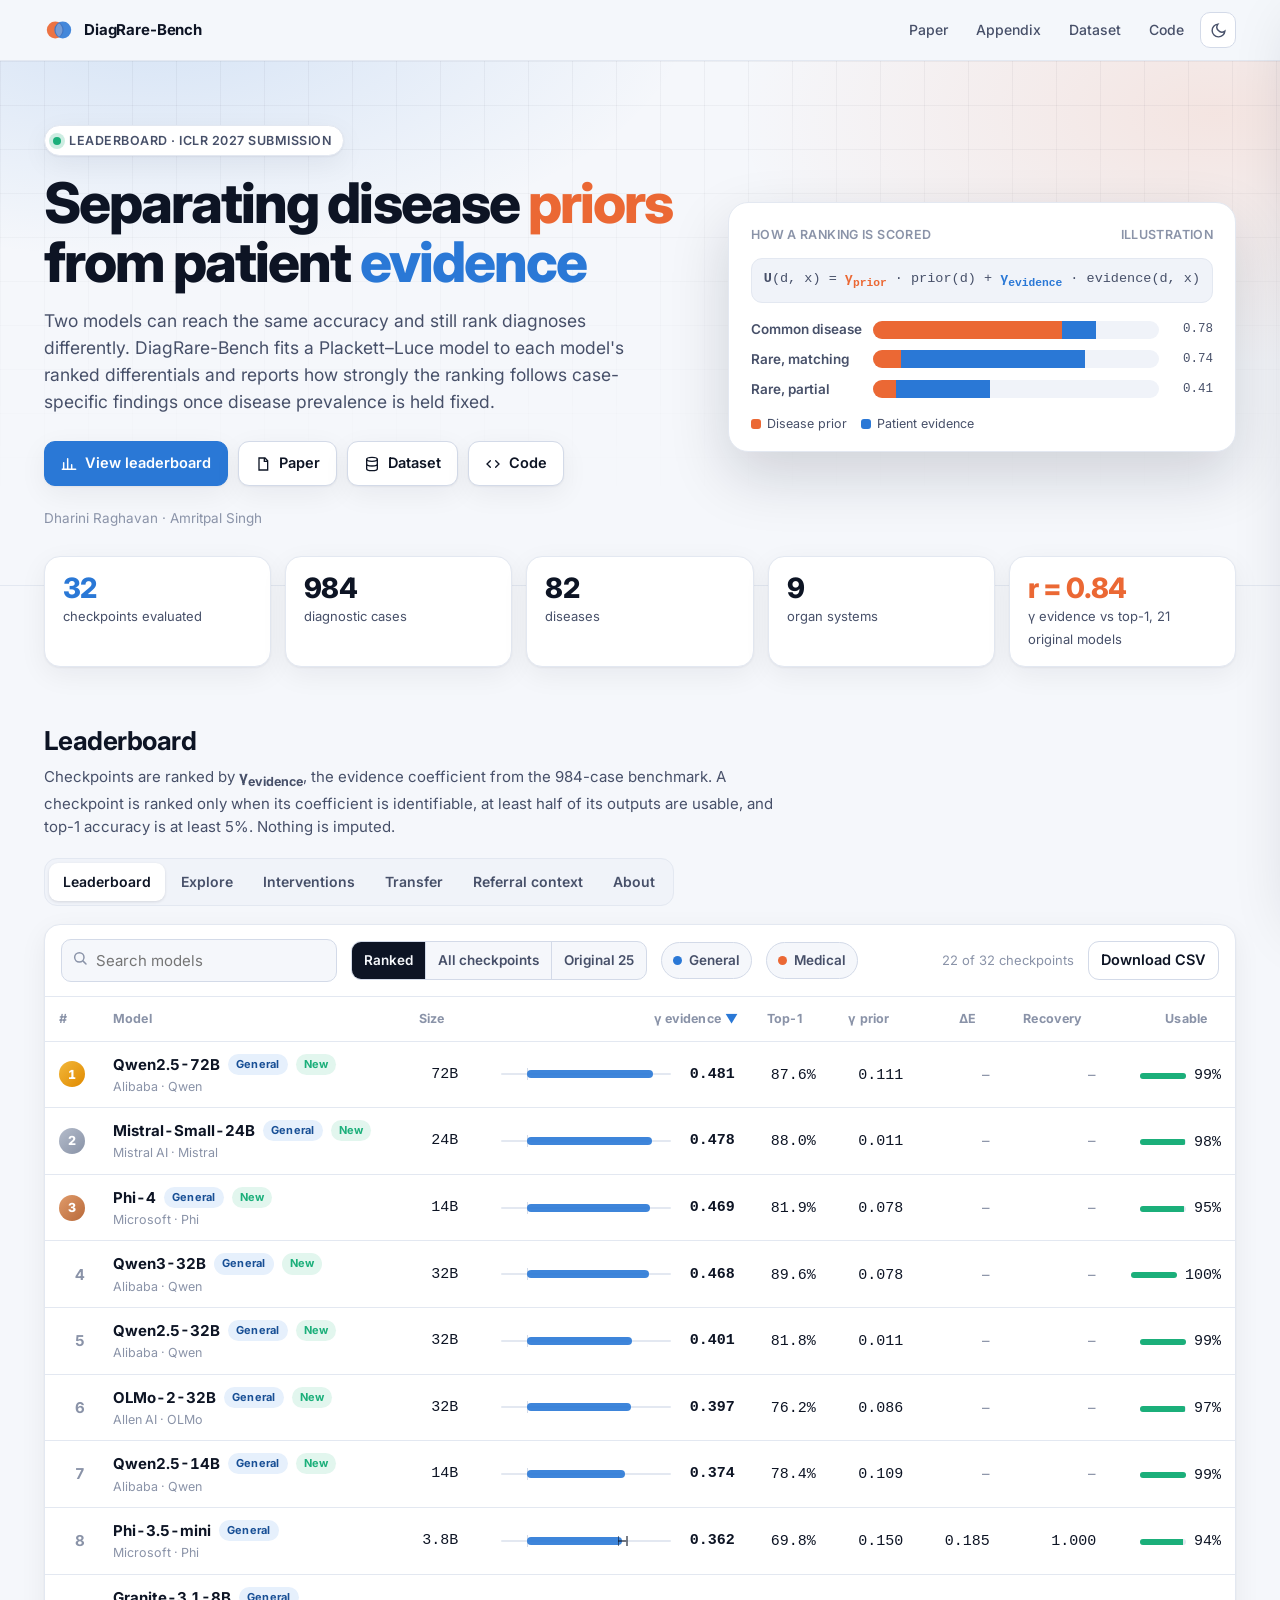
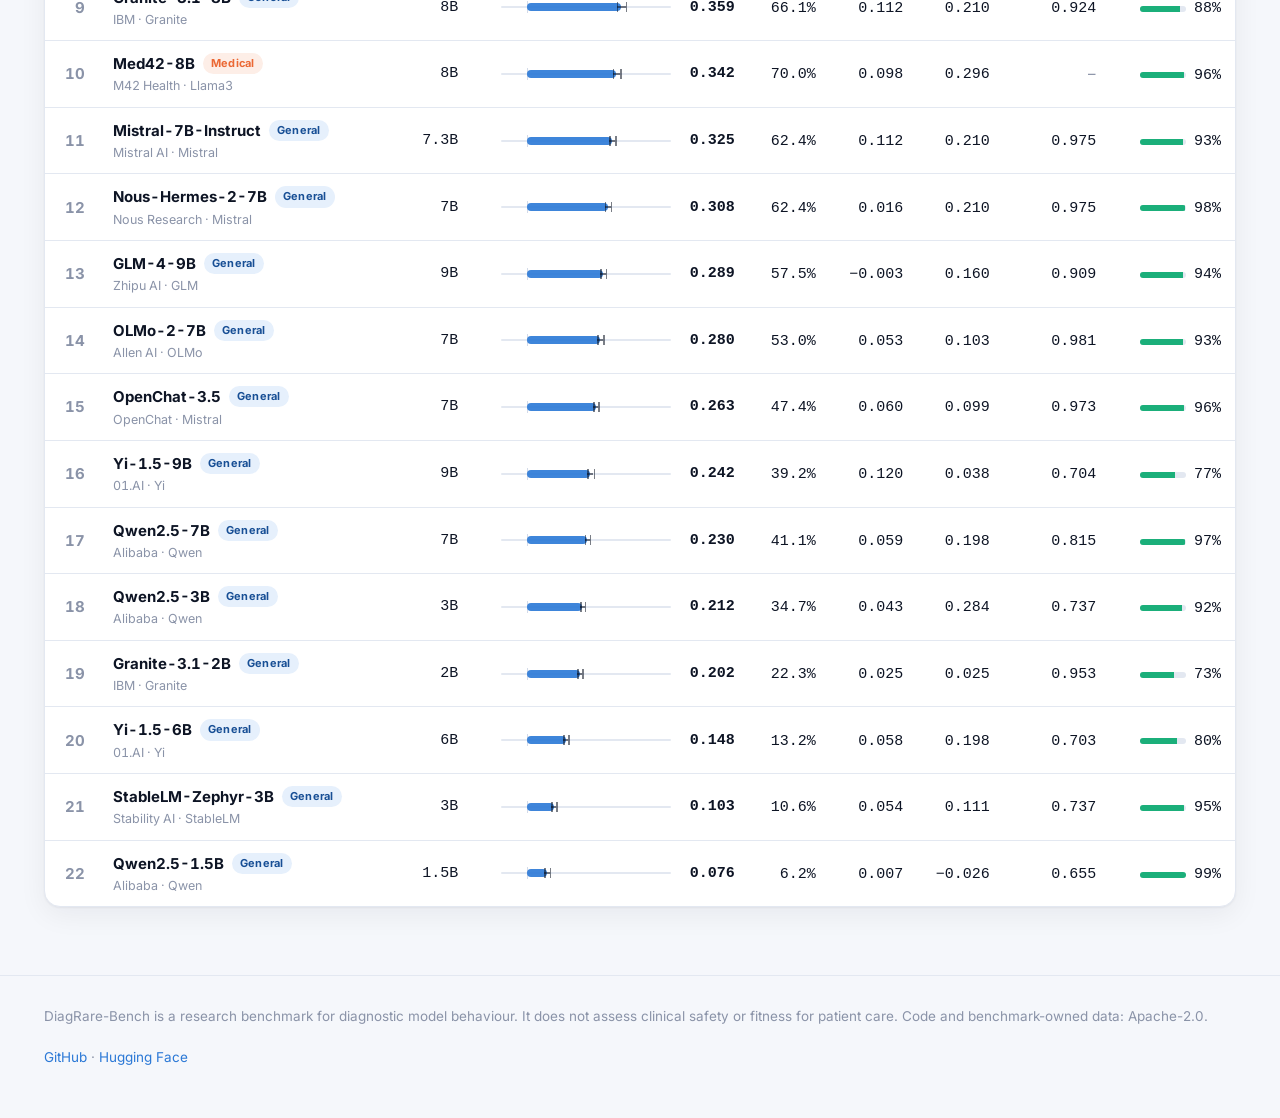
<file: leaderboard/index.html>
<!doctype html>
<html lang="en">
<head>
<meta charset="utf-8">
<meta name="viewport" content="width=device-width, initial-scale=1">
<title>DiagRare-Bench Leaderboard</title>
<meta name="description" content="Leaderboard for DiagRare-Bench: how strongly language models' ranked diagnoses follow patient evidence after disease prevalence is accounted for.">
<meta property="og:title" content="DiagRare-Bench Leaderboard">
<meta property="og:description" content="Separating disease priors from patient evidence in language models for clinical diagnosis.">
<link rel="icon" href="data:image/svg+xml,%3Csvg xmlns='http://www.w3.org/2000/svg' viewBox='0 0 32 32'%3E%3Ccircle cx='12' cy='16' r='9' fill='%23eb6834' fill-opacity='.9'/%3E%3Ccircle cx='20' cy='16' r='9' fill='%232a78d6' fill-opacity='.85'/%3E%3C/svg%3E">
<link rel="preconnect" href="https://fonts.googleapis.com"><link rel="preconnect" href="https://fonts.gstatic.com" crossorigin>
<link href="https://fonts.googleapis.com/css2?family=Inter:wght@400;500;600;700;800&display=swap" rel="stylesheet">
<link rel="stylesheet" href="styles.css">
<script>try{var t=localStorage.getItem('dr-theme');if(!t&&matchMedia('(prefers-color-scheme: dark)').matches)t='dark';if(new URLSearchParams(location.search).get('theme'))t=new URLSearchParams(location.search).get('theme');if(t)document.documentElement.dataset.theme=t}catch(e){}</script>
</head>
<body>
<header class="nav"><div class="wrap">
  <a class="brand" href="#top" aria-label="DiagRare-Bench">
    <svg viewBox="0 0 32 32" aria-hidden="true"><circle cx="12" cy="16" r="9" fill="#eb6834" fill-opacity=".92"/><circle cx="20" cy="16" r="9" fill="#2a78d6" fill-opacity=".88"/><path d="M16 8.8a9 9 0 0 1 0 14.4 9 9 0 0 1 0-14.4z" fill="#fff" fill-opacity=".28"/></svg>
    DiagRare-Bench
  </a>
  <nav class="links">
    <a class="keep">Paper</a>
    <a>Appendix</a>
    <a href="https://huggingface.co/datasets/Dharini24/DiagRare_Bench" target="_blank" rel="noopener">Dataset</a>
    <a class="keep" href="https://github.com/rdharini2001/DiagRare" target="_blank" rel="noopener">Code</a>
    <button class="icon-btn" id="theme" aria-label="Toggle theme" title="Toggle theme">
      <svg width="17" height="17" viewBox="0 0 24 24" fill="none" stroke="currentColor" stroke-width="2" stroke-linecap="round"><path d="M21 12.8A9 9 0 1 1 11.2 3a7 7 0 0 0 9.8 9.8z"/></svg>
    </button>
  </nav>
</div></header>

<main id="top">
<div class="hero"><div class="wrap">
  <div>
    <span class="eyebrow"><i></i> Leaderboard · ICLR 2027 submission</span>
    <h1>Separating disease <span class="p">priors</span> from patient <span class="e">evidence</span></h1>
    <p class="lede">Two models can reach the same accuracy and still rank diagnoses differently. DiagRare-Bench fits a Plackett–Luce model to each model's ranked differentials and reports how strongly the ranking follows case-specific findings once disease prevalence is held fixed.</p>
    <div class="cta">
      <a class="btn primary" href="#board"><svg viewBox="0 0 24 24" fill="none" stroke="currentColor" stroke-width="2.2" stroke-linecap="round"><path d="M4 20V10M10 20V4M16 20v-7M22 20H2"/></svg>View leaderboard</a>
      <a class="btn"><svg viewBox="0 0 24 24" fill="none" stroke="currentColor" stroke-width="2" stroke-linecap="round"><path d="M6 3h9l4 4v14H6zM14 3v5h5"/></svg>Paper</a>
      <a class="btn" href="https://huggingface.co/datasets/Dharini24/DiagRare_Bench" target="_blank" rel="noopener"><svg viewBox="0 0 24 24" fill="none" stroke="currentColor" stroke-width="2" stroke-linecap="round"><ellipse cx="12" cy="5" rx="8" ry="3"/><path d="M4 5v14c0 1.7 3.6 3 8 3s8-1.3 8-3V5M4 12c0 1.7 3.6 3 8 3s8-1.3 8-3"/></svg>Dataset</a>
      <a class="btn" href="https://github.com/rdharini2001/DiagRare" target="_blank" rel="noopener"><svg viewBox="0 0 24 24" fill="none" stroke="currentColor" stroke-width="2" stroke-linecap="round"><path d="M8 7 3 12l5 5M16 7l5 5-5 5"/></svg>Code</a>
    </div>
    <div class="authors">Dharini Raghavan · Amritpal Singh</div>
  </div>
  <div class="tug" aria-label="Illustration of the ranking model">
    <div class="cap"><span>How a ranking is scored</span><span>Illustration</span></div>
    <div class="formula"><b>U</b>(d, x) = <b class="p">γ<sub>prior</sub></b> · prior(d) + <b class="e">γ<sub>evidence</sub></b> · evidence(d, x)</div>
    <div class="cand"><span class="nm">Common disease</span><div class="bar"><span class="pp" style="width:66%"></span><span class="ee" style="width:12%"></span></div><span class="sc">0.78</span></div>
    <div class="cand"><span class="nm">Rare, matching</span><div class="bar"><span class="pp" style="width:10%"></span><span class="ee" style="width:64%"></span></div><span class="sc">0.74</span></div>
    <div class="cand"><span class="nm">Rare, partial</span><div class="bar"><span class="pp" style="width:8%"></span><span class="ee" style="width:33%"></span></div><span class="sc">0.41</span></div>
    <div class="legend-inline"><span><i style="background:var(--orange)"></i>Disease prior</span><span><i style="background:var(--blue)"></i>Patient evidence</span></div>
  </div>
</div></div>

<div class="wrap">
  <div class="kpis" id="kpis"></div>

  <section id="board">
    <div class="sec-h">
      <div><h2>Leaderboard</h2><p>Checkpoints are ranked by <b>γ<sub>evidence</sub></b>, the evidence coefficient from the 984-case benchmark. A checkpoint is ranked only when its coefficient is identifiable, at least half of its outputs are usable, and top-1 accuracy is at least 5%. Nothing is imputed.</p></div>
      <div class="tabs" role="tablist" id="tabs">
        <button role="tab" aria-selected="true" data-tab="table">Leaderboard</button>
        <button role="tab" aria-selected="false" data-tab="explore">Explore</button>
        <button role="tab" aria-selected="false" data-tab="interv">Interventions</button>
        <button role="tab" aria-selected="false" data-tab="transfer">Transfer</button>
        <button role="tab" aria-selected="false" data-tab="context">Referral context</button>
        <button role="tab" aria-selected="false" data-tab="about">About</button>
      </div>
    </div>

    <div class="panel on" id="p-table">
      <div class="card">
        <div class="controls">
          <div class="search"><svg viewBox="0 0 24 24" fill="none" stroke="currentColor" stroke-width="2.2" stroke-linecap="round"><circle cx="11" cy="11" r="7"/><path d="m21 21-4.3-4.3"/></svg><input id="q" type="search" placeholder="Search models" aria-label="Search models"></div>
          <div class="seg" id="scope"><button data-v="core" aria-pressed="true">Ranked</button><button data-v="all" aria-pressed="false">All checkpoints</button><button data-v="orig" aria-pressed="false">Original 25</button></div>
          <span class="chip" id="f-gen" aria-pressed="true"><i style="background:var(--blue)"></i>General</span>
          <span class="chip" id="f-med" aria-pressed="true"><i style="background:var(--orange)"></i>Medical</span>
          <span class="spacer"></span><span class="count" id="count"></span>
          <a class="btn" style="padding:7px 12px;box-shadow:none" href="leaderboard.csv" download target="_blank">Download CSV</a>
        </div>
        <div class="tbl-wrap"><table class="lb" id="lb"></table></div>
      </div>
    </div>

    <div class="panel" id="p-explore">
      <div class="card chart-card">
        <div class="chart-h"><h3>Compare any two measures</h3>
          <label>x <select class="sel" id="xs"></select></label><label>y <select class="sel" id="ys"></select></label>
          <label class="chip" style="cursor:pointer"><input type="checkbox" id="showall" style="accent-color:var(--blue)"> Show unranked</label>
          <span class="stat" id="xstat"></span></div>
        <div class="legend"><span><i style="background:var(--blue)"></i>General</span><span><i style="background:var(--orange)"></i>Medical</span><span><i class="hol"></i>Not ranked</span></div>
        <div id="xchart"></div>
      </div>
    </div>

    <div class="panel" id="p-interv">
      <div class="grid2">
        <div class="card chart-card"><div class="chart-h"><h3>Response to a stronger evidence contrast</h3><span class="stat" id="s-dE"></span></div><div class="cap-note">Randomized 3×3 experiment: change in the share of answers choosing the evidence-supported disease (ΔE) when evidence is strengthened and the stated prevalence is held fixed.</div><div id="c-dE"></div></div>
        <div class="card chart-card"><div class="chart-h"><h3>Recovery after supporting findings</h3><span class="stat" id="s-rec"></span></div><div class="cap-note">Sequential task: share of initially anchored cases revised to the target disease after target-specific findings arrive.</div><div id="c-rec"></div></div>
      </div>
      <div class="legend" style="margin-top:14px"><span><i style="background:var(--blue)"></i>General</span><span><i style="background:var(--orange)"></i>Medical</span><span><i class="hol"></i>Not ranked</span><span style="color:var(--muted)">Whiskers show 95% intervals. Original 25-checkpoint panel only.</span></div>
    </div>

    <div class="panel" id="p-transfer">
      <div class="grid2">
        <div class="card chart-card"><div class="chart-h"><h3>CUPCase</h3><span class="stat" id="s-cup"></span></div><div class="cap-note">3,562 published case reports. Evidence is scored by text similarity between the case and each candidate diagnosis, so the scale differs from the main benchmark; only the ordering is compared.</div><div id="c-cup"></div></div>
        <div class="card chart-card"><div class="chart-h"><h3>RareArena</h3><span class="stat" id="s-rare"></span></div><div class="cap-note">22,901 rare-disease cases scored the same way.</div><div id="c-rare"></div></div>
      </div>
    </div>

    <div class="panel" id="p-context">
      <div class="card ctx">
        <div class="chart-h" style="padding-top:14px"><h3>Primary-care versus rare-disease referral prompt</h3><span class="badge-x">Exploratory</span></div>
        <div class="cap-note">Same 984 cases and candidates; only the stated clinical setting changes. Six models with enough usable outputs under both prompts; intervals resample the 82 diseases. The referral prompt also tells the model that common diagnoses were ruled out, so the change is not a pure prevalence manipulation.</div>
        <div class="legend"><span><i style="background:var(--muted)"></i>Primary care</span><span><i style="background:var(--orange)"></i>Rare-disease clinic</span></div>
        <div class="tbl-wrap"><table id="ctxt"></table></div>
      </div>
    </div>

    <div class="panel" id="p-about">
      <div class="about">
        <div class="card"><h3>How to read it</h3>
          <p><b>γ<sub>evidence</sub></b> is the coefficient on case-specific evidence in a two-feature Plackett–Luce model fitted to a model's ranked differential, with disease prevalence as the second feature. Larger values mean that stronger findings move a diagnosis up the ranking more, at fixed prevalence.</p>
          <p><b>γ<sub>prior</sub></b> is the matching coefficient on prevalence. It is descriptive and can be negative.</p>
          <p>The coefficient depends on the evidence scale, prompt, candidate set and decoding rule. It is reported next to accuracy, and it is not a clinical safety score.</p></div>
        <div class="card"><h3>Who is ranked</h3>
          <div class="tier"><b>Ranked</b><span>identifiable coefficient, ≥ 50% usable outputs, top-1 ≥ 5%</span><b>Reported</b><span>identifiable but too few usable outputs or near-zero accuracy; shown, never ranked</span><b>Not estimated</b><span>the fit could not identify the coefficient</span><b>New</b><span>checkpoint added during review under the same baseline protocol; no intervention data yet</span></div>
          <p style="margin-top:12px">Medical checkpoints and general checkpoints are scored by the same code. Randomized, sequential and transfer columns are present only for the original 25 checkpoints.</p></div>
        <div class="card"><h3>Add a checkpoint</h3>
          <p>Run the 984-case baseline protocol, fit the model with <span class="mono">code/analysis/fit_per_all_models.py</span>, then open a GitHub issue with the ranked outputs and the checkpoint link. Entries are added after the fit is reproduced from the files you provide.</p>
          <p><a href="https://github.com/rdharini2001/DiagRare/issues" target="_blank" rel="noopener">Open an issue</a> · <a href="https://github.com/rdharini2001/DiagRare/tree/main/code" target="_blank" rel="noopener">Scoring code</a></p></div>
      </div>
      <div class="card" style="padding:22px;margin-top:18px"><h3 style="margin:0">Cite</h3>
<pre class="code" id="bib"><button id="copy">Copy</button>@misc{raghavan2026diagrarebench,
  title  = {{DiagRare-Bench: Separating Disease Priors from Patient Evidence in Language Models for Clinical Diagnosis}},
  author = {Raghavan, Dharini and Singh, Amritpal},
  year   = {2026},
  note   = {ICLR 2027 Conference Submission}
}</pre></div>
    </div>
  </section>
</div>
</main>

<footer><div class="wrap"><span>DiagRare-Bench is a research benchmark for diagnostic model behaviour. It does not assess clinical safety or fitness for patient care. Code and benchmark-owned data: Apache-2.0.</span><span><a href="https://github.com/rdharini2001/DiagRare" target="_blank" rel="noopener">GitHub</a> · <a href="https://huggingface.co/datasets/Dharini24/DiagRare_Bench" target="_blank" rel="noopener">Hugging Face</a></span></div></footer>

<aside class="drawer" id="drawer" aria-hidden="true"></aside><div class="drawer-bg" id="dbg"></div><div class="tip" id="tip"></div>
<script src="results.js"></script>
<script src="app.js"></script>
</body>
</html>
</file>
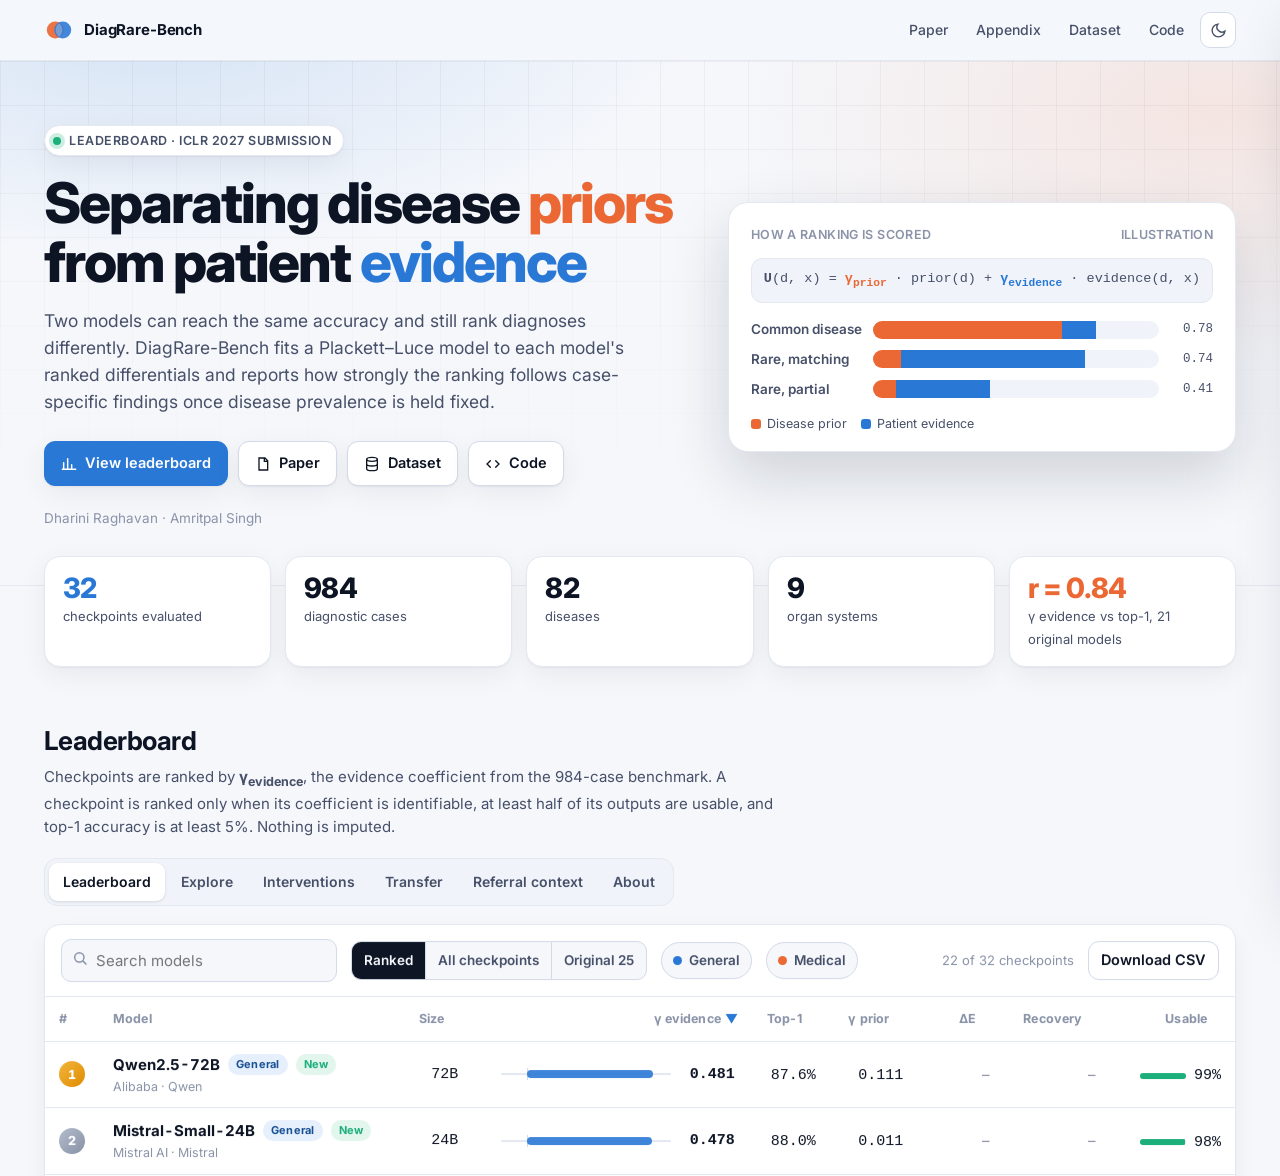
<file: leaderboard/leaderboard.html>
<!doctype html><meta charset="utf-8"><title>DiagRare-Bench Leaderboard</title><meta http-equiv="refresh" content="0; url=index.html#board"><link rel="canonical" href="index.html"><a href="index.html#board">Open the leaderboard</a>
</file>
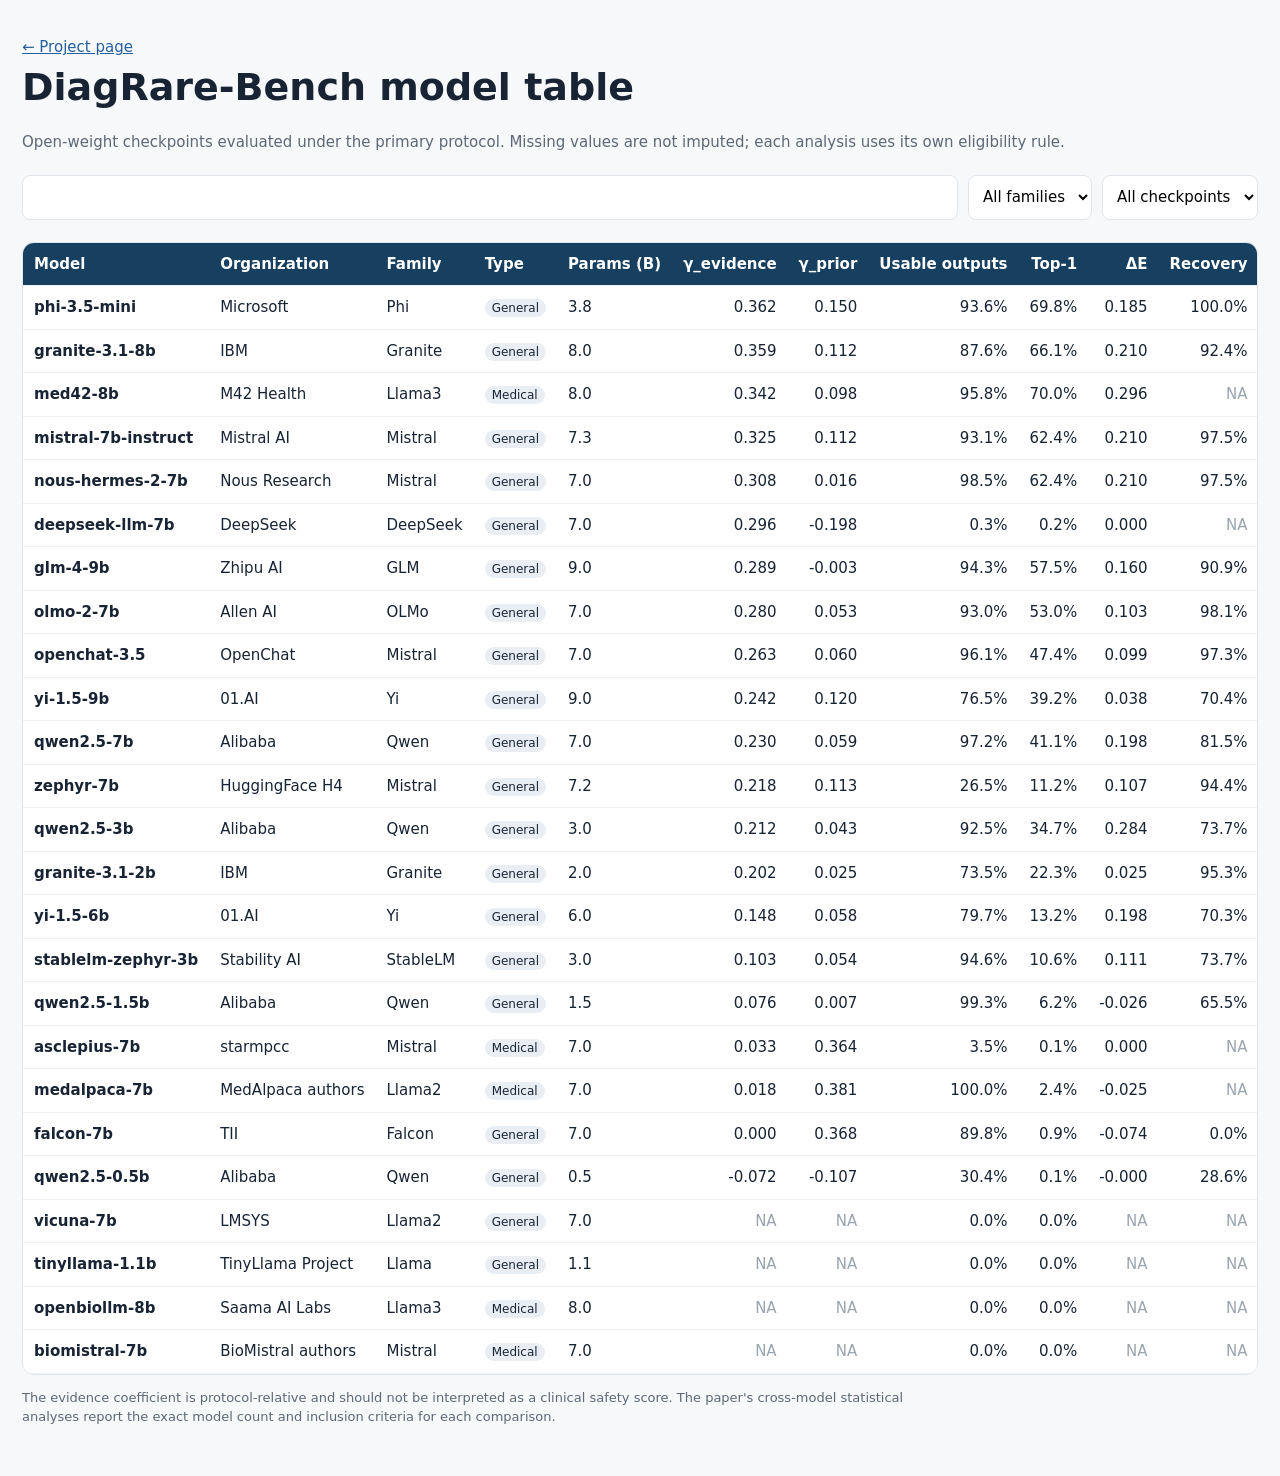
<file: archive/site/leaderboard.html>
<!doctype html><html lang="en"><head><meta charset="utf-8"><meta name="viewport" content="width=device-width,initial-scale=1"><title>DiagRare-Bench Leaderboard</title><style>:root{--ink:#182433;--muted:#5d6877;--paper:#f7f8fa;--card:#fff;--line:#dfe5eb;--blue:#255f9f;--navy:#173f5f}*{box-sizing:border-box}body{margin:0;background:var(--paper);color:var(--ink);font:15px/1.5 Inter,system-ui,sans-serif}.wrap{max-width:1300px;margin:auto;padding:36px 22px}a{color:var(--blue)}h1{font-size:38px;margin:0 0 8px}p{color:var(--muted)}.controls{display:flex;gap:10px;flex-wrap:wrap;margin:22px 0}input,select{padding:10px;border:1px solid var(--line);border-radius:8px;background:#fff;font:inherit}input{min-width:300px;flex:1}.tablewrap{overflow:auto;background:#fff;border:1px solid var(--line);border-radius:12px}table{border-collapse:collapse;width:100%;min-width:1120px}th,td{padding:10px 11px;border-bottom:1px solid #eef1f4;white-space:nowrap;text-align:right}th{background:var(--navy);color:#fff;position:sticky;top:0;cursor:pointer}th:nth-child(-n+5),td:nth-child(-n+5){text-align:left}tbody tr:hover{background:#f2f7fb}.tag{padding:2px 7px;border-radius:999px;background:#e9eef4;font-size:12px}.na{color:#9aa4af}.note{font-size:13px;max-width:900px}</style></head><body><div class="wrap"><a href="/">← Project page</a><h1>DiagRare-Bench model table</h1><p>Open-weight checkpoints evaluated under the primary protocol. Missing values are not imputed; each analysis uses its own eligibility rule.</p><div class="controls"><input id="q" aria-label="Search model, organization, family"><select id="fam"><option value="">All families</option></select><select id="spec"><option value="">All checkpoints</option><option>General</option><option>Medical</option></select></div><div class="tablewrap"><table><thead><tr><th data-k="model">Model</th><th data-k="organization">Organization</th><th data-k="family">Family</th><th data-k="specialization">Type</th><th data-k="params">Params (B)</th><th data-k="gamma">γ_evidence</th><th data-k="gamma_prior">γ_prior</th><th data-k="coverage">Usable outputs</th><th data-k="primary">Top-1</th><th data-k="deltaE">ΔE</th><th data-k="recovery">Recovery</th><th data-k="n_recovery">Recovery n</th></tr></thead><tbody id="body"></tbody></table></div><p class="note">The evidence coefficient is protocol-relative and should not be interpreted as a clinical safety score. The paper's cross-model statistical analyses report the exact model count and inclusion criteria for each comparison.</p></div><script>const DATA=[{"model":"qwen2.5-0.5b","organization":"Alibaba","family":"Qwen","params":0.5,"specialization":"General","gamma_prior":-0.1065110762248773,"gamma":-0.0718641658517006,"coverage":0.3038617886178861,"primary":0.0010162601626016,"top3":0.0010162601626016,"deltaE":-2.0559685641206598e-18,"recovery":0.2857142857142857,"n_recovery":14},{"model":"qwen2.5-1.5b","organization":"Alibaba","family":"Qwen","params":1.5,"specialization":"General","gamma_prior":0.0071739059892471,"gamma":0.0763403898406393,"coverage":0.9928861788617886,"primary":0.0619918699186991,"top3":0.1178861788617886,"deltaE":-0.0256410256410256,"recovery":0.6551724137931034,"n_recovery":29},{"model":"qwen2.5-3b","organization":"Alibaba","family":"Qwen","params":3.0,"specialization":"General","gamma_prior":0.0432057552442848,"gamma":0.2120583812588294,"coverage":0.9247967479674796,"primary":0.3465447154471545,"top3":0.5467479674796748,"deltaE":0.2839506172839505,"recovery":0.7368421052631579,"n_recovery":76},{"model":"qwen2.5-7b","organization":"Alibaba","family":"Qwen","params":7.0,"specialization":"General","gamma_prior":0.0590082441348062,"gamma":0.2295065414233727,"coverage":0.9715447154471544,"primary":0.4105691056910569,"top3":0.6067073170731707,"deltaE":0.1975308641975308,"recovery":0.8148148148148148,"n_recovery":81},{"model":"mistral-7b-instruct","organization":"Mistral AI","family":"Mistral","params":7.3,"specialization":"General","gamma_prior":0.1123005158394125,"gamma":0.3247900071698186,"coverage":0.9308943089430894,"primary":0.6239837398373984,"top3":0.8170731707317073,"deltaE":0.2098765432098765,"recovery":0.975,"n_recovery":80},{"model":"phi-3.5-mini","organization":"Microsoft","family":"Phi","params":3.8,"specialization":"General","gamma_prior":0.150246416495786,"gamma":0.362212623348949,"coverage":0.9359756097560976,"primary":0.698170731707317,"top3":0.8333333333333334,"deltaE":0.1851851851851851,"recovery":1.0,"n_recovery":81},{"model":"yi-1.5-6b","organization":"01.AI","family":"Yi","params":6.0,"specialization":"General","gamma_prior":0.0580242302766592,"gamma":0.1480538779330056,"coverage":0.7967479674796748,"primary":0.1321138211382113,"top3":0.2886178861788618,"deltaE":0.1979166666666666,"recovery":0.7027027027027027,"n_recovery":37},{"model":"olmo-2-7b","organization":"Allen AI","family":"OLMo","params":7.0,"specialization":"General","gamma_prior":0.0527727085496983,"gamma":0.2796294420546719,"coverage":0.929878048780488,"primary":0.5304878048780488,"top3":0.7103658536585366,"deltaE":0.1025641025641025,"recovery":0.981132075471698,"n_recovery":53},{"model":"deepseek-llm-7b","organization":"DeepSeek","family":"DeepSeek","params":7.0,"specialization":"General","gamma_prior":-0.1979181526663697,"gamma":0.2960298709306511,"coverage":0.0030487804878048,"primary":0.0020325203252032,"top3":0.0020325203252032,"deltaE":0.0,"recovery":null,"n_recovery":0},{"model":"falcon-7b","organization":"TII","family":"Falcon","params":7.0,"specialization":"General","gamma_prior":0.3680807035481692,"gamma":0.000162631353513,"coverage":0.8983739837398373,"primary":0.0091463414634146,"top3":0.032520325203252,"deltaE":-0.074074074074074,"recovery":0.0,"n_recovery":13},{"model":"stablelm-zephyr-3b","organization":"Stability AI","family":"StableLM","params":3.0,"specialization":"General","gamma_prior":0.0540366505275265,"gamma":0.1027085521011278,"coverage":0.9461382113821138,"primary":0.1056910569105691,"top3":0.1768292682926829,"deltaE":0.1111111111111111,"recovery":0.7368421052631579,"n_recovery":38},{"model":"granite-3.1-8b","organization":"IBM","family":"Granite","params":8.0,"specialization":"General","gamma_prior":0.1117520715074947,"gamma":0.3594142996950945,"coverage":0.8760162601626016,"primary":0.6605691056910569,"top3":0.7936991869918699,"deltaE":0.2098765432098765,"recovery":0.9240506329113924,"n_recovery":79},{"model":"granite-3.1-2b","organization":"IBM","family":"Granite","params":2.0,"specialization":"General","gamma_prior":0.0253072636756494,"gamma":0.2019863946046675,"coverage":0.7347560975609756,"primary":0.2225609756097561,"top3":0.4258130081300813,"deltaE":0.0246913580246913,"recovery":0.9534883720930232,"n_recovery":43},{"model":"zephyr-7b","organization":"HuggingFace H4","family":"Mistral","params":7.2,"specialization":"General","gamma_prior":0.1134736196128005,"gamma":0.2181939236820093,"coverage":0.2652439024390244,"primary":0.1117886178861788,"top3":0.1595528455284552,"deltaE":0.1066666666666666,"recovery":0.9444444444444444,"n_recovery":18},{"model":"openchat-3.5","organization":"OpenChat","family":"Mistral","params":7.0,"specialization":"General","gamma_prior":0.0596310908278149,"gamma":0.2626035391759966,"coverage":0.9613821138211384,"primary":0.4735772357723577,"top3":0.758130081300813,"deltaE":0.0987654320987654,"recovery":0.9733333333333334,"n_recovery":75},{"model":"vicuna-7b","organization":"LMSYS","family":"Llama2","params":7.0,"specialization":"General","gamma_prior":null,"gamma":null,"coverage":0.0,"primary":0.0,"top3":0.0,"deltaE":null,"recovery":null,"n_recovery":0},{"model":"tinyllama-1.1b","organization":"TinyLlama Project","family":"Llama","params":1.1,"specialization":"General","gamma_prior":null,"gamma":null,"coverage":0.0,"primary":0.0,"top3":0.0,"deltaE":null,"recovery":null,"n_recovery":null},{"model":"glm-4-9b","organization":"Zhipu AI","family":"GLM","params":9.0,"specialization":"General","gamma_prior":-0.0032465764767566,"gamma":0.2891981096641709,"coverage":0.943089430894309,"primary":0.5752032520325203,"top3":0.7479674796747967,"deltaE":0.1604938271604938,"recovery":0.9090909090909092,"n_recovery":66},{"model":"yi-1.5-9b","organization":"01.AI","family":"Yi","params":9.0,"specialization":"General","gamma_prior":0.1199571051194834,"gamma":0.2418168410018409,"coverage":0.7652439024390244,"primary":0.3922764227642276,"top3":0.5335365853658537,"deltaE":0.0384615384615384,"recovery":0.7037037037037037,"n_recovery":54},{"model":"nous-hermes-2-7b","organization":"Nous Research","family":"Mistral","params":7.0,"specialization":"General","gamma_prior":0.0155938167174774,"gamma":0.3083308346183345,"coverage":0.9847560975609756,"primary":0.6239837398373984,"top3":0.8607723577235772,"deltaE":0.2098765432098765,"recovery":0.9753086419753086,"n_recovery":81},{"model":"medalpaca-7b","organization":"MedAlpaca authors","family":"Llama2","params":7.0,"specialization":"Medical","gamma_prior":0.380685299229774,"gamma":0.0181980372331961,"coverage":1.0,"primary":0.024390243902439,"top3":0.048780487804878,"deltaE":-0.0246913580246913,"recovery":null,"n_recovery":null},{"model":"openbiollm-8b","organization":"Saama AI Labs","family":"Llama3","params":8.0,"specialization":"Medical","gamma_prior":null,"gamma":null,"coverage":0.0,"primary":0.0,"top3":0.0,"deltaE":null,"recovery":null,"n_recovery":null},{"model":"asclepius-7b","organization":"starmpcc","family":"Mistral","params":7.0,"specialization":"Medical","gamma_prior":0.364339691337788,"gamma":0.0325983826624634,"coverage":0.0345528455284552,"primary":0.0010162601626016,"top3":0.0030487804878048,"deltaE":7.401486830834377e-18,"recovery":null,"n_recovery":null},{"model":"med42-8b","organization":"M42 Health","family":"Llama3","params":8.0,"specialization":"Medical","gamma_prior":0.0975904376578657,"gamma":0.3415400007605004,"coverage":0.9583333333333334,"primary":0.7002032520325203,"top3":0.842479674796748,"deltaE":0.2962962962962963,"recovery":null,"n_recovery":null},{"model":"biomistral-7b","organization":"BioMistral authors","family":"Mistral","params":7.0,"specialization":"Medical","gamma_prior":null,"gamma":null,"coverage":0.0,"primary":0.0,"top3":0.0,"deltaE":null,"recovery":null,"n_recovery":null}];let st={k:'gamma',d:-1,q:'',f:'',s:''};const num=new Set(['params','gamma','gamma_prior','coverage','primary','deltaE','recovery','n_recovery']);const miss=v=>v===null||v===undefined||Number.isNaN(v);function fmt(v,k){if(miss(v))return '<span class="na">NA</span>';if(['coverage','primary','recovery'].includes(k))return (100*v).toFixed(1)+'%';if(k==='n_recovery')return v;return Number(v).toFixed(k==='params'?1:3)}function render(){let d=DATA.filter(x=>(!st.f||x.family===st.f)&&(!st.s||x.specialization===st.s)&&(!st.q||(x.model+' '+x.organization+' '+x.family).toLowerCase().includes(st.q)));d.sort((a,b)=>{let A=a[st.k],B=b[st.k];if(miss(A))return 1;if(miss(B))return-1;let c=num.has(st.k)?A-B:String(A).localeCompare(String(B));return st.d*c});document.getElementById('body').innerHTML=d.map(x=>`<tr><td><b>${x.model}</b></td><td>${x.organization}</td><td>${x.family}</td><td><span class="tag">${x.specialization}</span></td><td>${fmt(x.params,'params')}</td><td>${fmt(x.gamma,'gamma')}</td><td>${fmt(x.gamma_prior,'gamma_prior')}</td><td>${fmt(x.coverage,'coverage')}</td><td>${fmt(x.primary,'primary')}</td><td>${fmt(x.deltaE,'deltaE')}</td><td>${fmt(x.recovery,'recovery')}</td><td>${fmt(x.n_recovery,'n_recovery')}</td></tr>`).join('')}[...new Set(DATA.map(x=>x.family))].sort().forEach(v=>{let o=document.createElement('option');o.value=o.textContent=v;fam.appendChild(o)});q.oninput=e=>{st.q=e.target.value.toLowerCase();render()};fam.onchange=e=>{st.f=e.target.value;render()};spec.onchange=e=>{st.s=e.target.value;render()};document.querySelectorAll('th').forEach(th=>th.onclick=()=>{let k=th.dataset.k;if(st.k===k)st.d*=-1;else{st.k=k;st.d=num.has(k)?-1:1}render()});render();</script></body></html>
</file>
<file: leaderboard/styles.css>
/* DiagRare-Bench leaderboard — evidence (blue) vs prior (orange). No external dependencies besides an optional web font. */
:root {
  --bg: #f5f7fb; --surface: #ffffff; --surface2: #f0f3f9; --ink: #0d1424; --ink2: #475069; --muted: #8a93a8; --line: #e3e8f1; --line2: #d3dae8;
  --blue: #2a78d6; --blue-d: #184f95; --blue-l: #e6f0fc; --orange: #eb6834; --orange-l: #fdeee7; --aqua: #1baf7a; --aqua-l: #e2f6ee; --violet: #6250d6; --yellow: #eda100;
  --shadow: 0 1px 2px rgba(13, 20, 36, .05), 0 8px 28px rgba(13, 20, 36, .06); --shadow-lg: 0 24px 60px rgba(13, 20, 36, .16);
  --hero-a: rgba(42, 120, 214, .16); --hero-b: rgba(235, 104, 52, .13); --grid: rgba(13, 20, 36, .045);
  --radius: 16px; --mono: ui-monospace, "JetBrains Mono", "SF Mono", Menlo, Consolas, monospace;
  --sans: "Inter", ui-sans-serif, system-ui, -apple-system, "Segoe UI", Roboto, "Helvetica Neue", Arial, sans-serif;
}
:root[data-theme="dark"] {
  --bg: #0a0f1d; --surface: #111a2e; --surface2: #162038; --ink: #e9eefa; --ink2: #aab5cc; --muted: #6f7b95; --line: #1f2b46; --line2: #2a3858;
  --blue: #5b9be8; --blue-d: #9ec5f4; --blue-l: #14284a; --orange: #f08a5d; --orange-l: #3a2219; --aqua: #3fcf9b; --aqua-l: #12342b; --violet: #8c7df0; --yellow: #f2b73a;
  --shadow: 0 1px 2px rgba(0, 0, 0, .4), 0 8px 28px rgba(0, 0, 0, .35); --shadow-lg: 0 24px 60px rgba(0, 0, 0, .6);
  --hero-a: rgba(91, 155, 232, .18); --hero-b: rgba(240, 138, 93, .12); --grid: rgba(233, 238, 250, .05);
}
* { box-sizing: border-box; }
html { scroll-behavior: smooth; }
body { margin: 0; background: var(--bg); color: var(--ink); font: 15px/1.55 var(--sans); -webkit-font-smoothing: antialiased; }
a { color: var(--blue); text-decoration: none; } a:hover { text-decoration: underline; }
button, select, input { font: inherit; color: inherit; }
.wrap { max-width: 1240px; margin: 0 auto; padding: 0 24px; }
.mono { font-family: var(--mono); font-variant-numeric: tabular-nums; }

/* nav */
.nav { position: sticky; top: 0; z-index: 30; backdrop-filter: saturate(1.4) blur(14px); background: color-mix(in srgb, var(--bg) 82%, transparent); border-bottom: 1px solid var(--line); }
.nav .wrap { display: flex; align-items: center; gap: 26px; height: 60px; }
.brand { display: flex; align-items: center; gap: 10px; font-weight: 700; letter-spacing: -.01em; color: var(--ink); } .brand:hover { text-decoration: none; }
.brand svg { width: 30px; height: 30px; }
.nav .links { display: flex; gap: 4px; margin-left: auto; align-items: center; flex-wrap: wrap; }
.nav .links a { color: var(--ink2); font-weight: 500; font-size: 14px; padding: 7px 12px; border-radius: 9px; } .nav .links a:hover { background: var(--surface2); text-decoration: none; color: var(--ink); }
.icon-btn { border: 1px solid var(--line2); background: var(--surface); border-radius: 10px; width: 36px; height: 36px; cursor: pointer; display: grid; place-items: center; color: var(--ink2); }
.icon-btn:hover { color: var(--ink); border-color: var(--muted); }

/* hero */
.hero { position: relative; overflow: hidden; border-bottom: 1px solid var(--line);
  background: radial-gradient(900px 420px at 12% -10%, var(--hero-a), transparent 60%), radial-gradient(800px 420px at 95% 10%, var(--hero-b), transparent 60%), var(--bg); }
.hero::before { content: ""; position: absolute; inset: 0; background-image: linear-gradient(var(--grid) 1px, transparent 1px), linear-gradient(90deg, var(--grid) 1px, transparent 1px); background-size: 44px 44px; mask-image: linear-gradient(#000 0%, transparent 85%); pointer-events: none; }
.hero .wrap { position: relative; display: grid; grid-template-columns: 1.15fr .85fr; gap: 48px; padding-top: 64px; padding-bottom: 56px; align-items: center; }
.eyebrow { display: inline-flex; gap: 8px; align-items: center; font-size: 12.5px; font-weight: 600; letter-spacing: .04em; text-transform: uppercase; color: var(--ink2); background: var(--surface); border: 1px solid var(--line); border-radius: 99px; padding: 5px 12px 5px 8px; box-shadow: var(--shadow); }
.eyebrow i { width: 8px; height: 8px; border-radius: 50%; background: var(--aqua); box-shadow: 0 0 0 4px color-mix(in srgb, var(--aqua) 22%, transparent); }
h1 { font-size: clamp(34px, 4.6vw, 56px); line-height: 1.04; letter-spacing: -.035em; margin: 18px 0 16px; font-weight: 800; }
h1 .p { color: var(--orange); } h1 .e { color: var(--blue); }
.lede { font-size: 17.5px; color: var(--ink2); max-width: 600px; margin: 0 0 26px; }
.cta { display: flex; gap: 10px; flex-wrap: wrap; }
.btn { display: inline-flex; align-items: center; gap: 8px; padding: 10px 16px; border-radius: 11px; font-weight: 600; font-size: 14.5px; border: 1px solid var(--line2); background: var(--surface); color: var(--ink); cursor: pointer; box-shadow: var(--shadow); }
.btn:hover { text-decoration: none; border-color: var(--muted); transform: translateY(-1px); } .btn svg { width: 16px; height: 16px; }
.btn.primary { background: var(--blue); border-color: var(--blue); color: #fff; } .btn.primary:hover { background: var(--blue-d); border-color: var(--blue-d); }
.authors { margin-top: 22px; color: var(--muted); font-size: 13.5px; }

/* utility card */
.tug { background: var(--surface); border: 1px solid var(--line); border-radius: 20px; padding: 22px 22px 18px; box-shadow: var(--shadow-lg); }
.tug .cap { display: flex; justify-content: space-between; align-items: center; font-size: 12.5px; color: var(--muted); font-weight: 600; letter-spacing: .03em; text-transform: uppercase; margin-bottom: 14px; }
.tug .formula { font-family: var(--mono); font-size: 13.5px; background: var(--surface2); border: 1px solid var(--line); border-radius: 11px; padding: 10px 12px; margin-bottom: 16px; color: var(--ink2); overflow-x: auto; white-space: nowrap; }
.tug .formula b.p { color: var(--orange); } .tug .formula b.e { color: var(--blue); }
.cand { display: grid; grid-template-columns: 112px 1fr 44px; gap: 10px; align-items: center; margin: 9px 0; font-size: 13.5px; }
.cand .nm { color: var(--ink2); font-weight: 600; white-space: nowrap; }
.cand .bar { display: flex; height: 18px; border-radius: 9px; overflow: hidden; background: var(--surface2); }
.cand .bar span { display: block; height: 100%; animation: grow 1.1s cubic-bezier(.2, .8, .2, 1) both; } @keyframes grow { from { width: 0 !important; } } .cand .bar .pp { background: var(--orange); } .cand .bar .ee { background: var(--blue); }
.cand .sc { font-family: var(--mono); font-size: 12.5px; color: var(--ink2); text-align: right; }
.legend-inline { display: flex; gap: 14px; font-size: 12.5px; color: var(--ink2); margin-top: 14px; } .legend-inline i { display: inline-block; width: 10px; height: 10px; border-radius: 3px; margin-right: 6px; vertical-align: -1px; }

/* kpi */
.kpis { display: grid; grid-template-columns: repeat(5, 1fr); gap: 14px; margin-top: -30px; position: relative; z-index: 2; }
.kpi { background: var(--surface); border: 1px solid var(--line); border-radius: var(--radius); padding: 16px 18px; box-shadow: var(--shadow); }
.kpi b { display: block; font-size: 28px; letter-spacing: -.03em; line-height: 1.1; font-weight: 800; } .kpi span { font-size: 13px; color: var(--ink2); }
.kpi:nth-child(1) b { color: var(--blue); } .kpi:nth-child(5) b { color: var(--orange); }

/* sections / tabs */
section { padding: 54px 0 8px; }
.sec-h { display: flex; align-items: end; justify-content: space-between; gap: 20px; flex-wrap: wrap; margin-bottom: 18px; }
.sec-h h2 { margin: 0; font-size: 26px; letter-spacing: -.02em; } .sec-h p { margin: 4px 0 0; color: var(--ink2); max-width: 760px; }
.tabs { display: inline-flex; background: var(--surface2); border: 1px solid var(--line); border-radius: 13px; padding: 4px; gap: 2px; flex-wrap: wrap; }
.tabs button { border: 0; background: transparent; padding: 8px 14px; border-radius: 9px; font-weight: 600; font-size: 14px; color: var(--ink2); cursor: pointer; }
.tabs button:hover { color: var(--ink); } .tabs button[aria-selected="true"] { background: var(--surface); color: var(--ink); box-shadow: 0 1px 3px rgba(13, 20, 36, .12); }
.panel { display: none; } .panel.on { display: block; animation: fade .35s ease; }
@keyframes fade { from { opacity: 0; transform: translateY(6px); } to { opacity: 1; transform: none; } }
.card { background: var(--surface); border: 1px solid var(--line); border-radius: var(--radius); box-shadow: var(--shadow); }

/* controls */
.controls { display: flex; flex-wrap: wrap; gap: 10px 14px; align-items: center; padding: 14px 16px; border-bottom: 1px solid var(--line); }
.search { position: relative; flex: 1 1 220px; max-width: 320px; } .search input { width: 100%; padding: 9px 12px 9px 34px; border-radius: 10px; border: 1px solid var(--line2); background: var(--bg); outline: none; }
.search input:focus { border-color: var(--blue); box-shadow: 0 0 0 3px color-mix(in srgb, var(--blue) 20%, transparent); } .search svg { position: absolute; left: 11px; top: 11px; width: 16px; height: 16px; color: var(--muted); }
.seg { display: inline-flex; border: 1px solid var(--line2); border-radius: 10px; overflow: hidden; background: var(--bg); }
.seg button { border: 0; background: transparent; padding: 8px 12px; font-size: 13.5px; font-weight: 600; color: var(--ink2); cursor: pointer; border-right: 1px solid var(--line2); } .seg button:last-child { border-right: 0; }
.seg button[aria-pressed="true"] { background: var(--ink); color: var(--bg); }
.chip { display: inline-flex; align-items: center; gap: 7px; padding: 7px 11px; border-radius: 99px; border: 1px solid var(--line2); background: var(--bg); font-size: 13.5px; font-weight: 600; cursor: pointer; color: var(--ink2); user-select: none; }
.chip i { width: 9px; height: 9px; border-radius: 50%; } .chip[aria-pressed="false"] { opacity: .5; } .chip:hover { border-color: var(--muted); }
.spacer { flex: 1; } .count { color: var(--muted); font-size: 13px; }

/* table */
.tbl-wrap { overflow-x: visible; }
table.lb { width: 100%; border-collapse: separate; border-spacing: 0; min-width: 980px; }
.lb th { position: sticky; top: 60px; background: var(--surface); text-align: right; font-size: 12.5px; letter-spacing: .01em; color: var(--muted); font-weight: 700; padding: 12px 14px; border-bottom: 1px solid var(--line); cursor: pointer; white-space: nowrap; user-select: none; z-index: 2; }
.lb th:hover { color: var(--ink); } .lb th.l { text-align: left; } .lb th .arr { display: inline-block; width: 10px; margin-left: 4px; color: var(--blue); }
.lb th[data-tip] { position: sticky; } .lb th .q { display: inline-grid; place-items: center; width: 14px; height: 14px; border-radius: 50%; border: 1px solid var(--line2); font-size: 9.5px; margin-left: 5px; color: var(--muted); }
.lb td { padding: 11px 14px; border-bottom: 1px solid var(--line); text-align: right; font-variant-numeric: tabular-nums; vertical-align: middle; }
.lb td.l { text-align: left; } .lb tbody tr { cursor: pointer; transition: background .12s; } .lb tbody tr:hover { background: var(--surface2); }
.lb tbody tr.dim td { opacity: .55; } .lb tbody tr.dim:hover td { opacity: .9; }
.lb tbody tr:last-child td { border-bottom: 0; }
.rank { width: 46px; color: var(--muted); font-weight: 700; } .rank.top { color: var(--ink); }
.medal { display: inline-grid; place-items: center; width: 26px; height: 26px; border-radius: 50%; font-weight: 800; font-size: 12.5px; color: #fff; }
.medal.m1 { background: linear-gradient(135deg, #f2b73a, #e08a00); } .medal.m2 { background: linear-gradient(135deg, #b4bccb, #8892a6); } .medal.m3 { background: linear-gradient(135deg, #e09b6a, #b8693a); }
.mname { font-weight: 700; display: flex; align-items: center; gap: 8px; flex-wrap: wrap; } .msub { font-size: 12.5px; color: var(--muted); margin-top: 1px; }
.pill { display: inline-block; font-size: 11px; font-weight: 700; letter-spacing: .02em; padding: 2px 8px; border-radius: 99px; }
.pill.gen { background: var(--blue-l); color: var(--blue-d); } .pill.med { background: var(--orange-l); color: var(--orange); } .pill.new { background: var(--aqua-l); color: var(--aqua); } .pill.na { background: var(--surface2); color: var(--muted); }
.gcell { display: flex; align-items: center; gap: 12px; justify-content: flex-end; } .gcell .v { width: 52px; text-align: right; font-weight: 700; }
.gtrack { position: relative; width: 170px; height: 16px; } .gtrack::before { content: ""; position: absolute; left: 0; right: 0; top: 7px; height: 2px; background: var(--line); border-radius: 2px; }
.gtrack .zero { position: absolute; top: 2px; bottom: 2px; width: 1px; background: var(--line2); } .gtrack .fill { position: absolute; top: 4px; height: 8px; border-radius: 4px; background: var(--blue); opacity: .9; }
.gtrack .whisk { position: absolute; top: 7px; height: 2px; background: var(--ink); opacity: .55; } .gtrack .cap { position: absolute; top: 3px; width: 1.5px; height: 10px; background: var(--ink); opacity: .55; }
.gtrack.neg .fill { background: var(--orange); }
.na-dash { color: var(--muted); }
.usable { display: inline-flex; align-items: center; gap: 8px; } .usable .u { width: 46px; height: 6px; border-radius: 4px; background: var(--line); overflow: hidden; display: inline-block; } .usable .u i { display: block; height: 100%; background: var(--aqua); } .usable.low .u i { background: var(--yellow); }

/* drawer */
.drawer-bg { position: fixed; inset: 0; background: rgba(8, 12, 24, .45); backdrop-filter: blur(2px); opacity: 0; pointer-events: none; transition: opacity .2s; z-index: 50; } .drawer-bg.on { opacity: 1; pointer-events: auto; }
.drawer { position: fixed; top: 0; right: 0; height: 100%; width: min(460px, 100%); background: var(--surface); border-left: 1px solid var(--line); box-shadow: var(--shadow-lg); transform: translateX(104%); transition: transform .28s cubic-bezier(.2, .8, .2, 1); z-index: 51; overflow-y: auto; padding: 24px; }
.drawer.on { transform: none; } .drawer h3 { margin: 0 0 4px; font-size: 23px; letter-spacing: -.02em; } .drawer .x { position: absolute; right: 16px; top: 16px; }
.dgrid { display: grid; grid-template-columns: 1fr 1fr; gap: 10px; margin: 18px 0; } .dstat { background: var(--surface2); border-radius: 12px; padding: 11px 13px; } .dstat span { display: block; font-size: 12px; color: var(--muted); font-weight: 600; } .dstat b { font-size: 20px; letter-spacing: -.02em; } .dstat small { display: block; color: var(--ink2); font-size: 12px; font-family: var(--mono); }
.note-box { border-left: 3px solid var(--yellow); background: color-mix(in srgb, var(--yellow) 12%, transparent); padding: 10px 12px; border-radius: 0 10px 10px 0; font-size: 13.5px; color: var(--ink2); margin: 12px 0; }

/* explorer / charts */
.chart-card { padding: 18px 18px 10px; } .chart-h { display: flex; flex-wrap: wrap; align-items: center; gap: 10px 14px; margin-bottom: 8px; }
.chart-h h3 { margin: 0; font-size: 17px; letter-spacing: -.01em; } .chart-h .stat { margin-left: auto; font-family: var(--mono); font-size: 13px; color: var(--ink2); background: var(--surface2); padding: 5px 10px; border-radius: 8px; }
.sel { padding: 7px 10px; border-radius: 9px; border: 1px solid var(--line2); background: var(--bg); font-size: 13.5px; font-weight: 600; }
svg.chart { width: 100%; height: auto; display: block; overflow: visible; } svg.chart text { font-family: var(--sans); fill: var(--ink2); font-size: 12px; } svg.chart .ax { stroke: var(--line2); } svg.chart .gl { stroke: var(--line); stroke-dasharray: 2 4; }
svg.chart .pt { cursor: pointer; transition: r .12s; } svg.chart .lab { font-size: 11px; fill: var(--ink); font-weight: 600; paint-order: stroke; stroke: var(--surface); stroke-width: 3px; stroke-linejoin: round; }
.grid2 { display: grid; grid-template-columns: 1fr 1fr; gap: 18px; } .grid3 { display: grid; grid-template-columns: repeat(3, 1fr); gap: 18px; }
.tip { position: fixed; pointer-events: none; z-index: 80; background: var(--ink); color: var(--bg); padding: 9px 12px; border-radius: 10px; font-size: 12.5px; line-height: 1.45; box-shadow: var(--shadow-lg); opacity: 0; transition: opacity .1s; max-width: 260px; } .tip b { font-size: 13.5px; } .tip.on { opacity: 1; }
.legend { display: flex; gap: 16px; flex-wrap: wrap; font-size: 13px; color: var(--ink2); margin: 6px 4px 12px; align-items: center; } .legend span { display: inline-flex; align-items: center; gap: 7px; } .legend i { width: 11px; height: 11px; border-radius: 50%; display: inline-block; } .legend i.hol { background: transparent; border: 2px solid var(--muted); }
.legend i.sq { border-radius: 3px; }
.cap-note { font-size: 13px; color: var(--ink2); padding: 0 4px 12px; }

/* context */
.ctx { padding: 8px 18px 18px; } .ctx table { width: 100%; border-collapse: collapse; } .ctx th { font-size: 12.5px; color: var(--muted); text-align: left; padding: 10px 8px; border-bottom: 1px solid var(--line); } .ctx td { padding: 12px 8px; border-bottom: 1px solid var(--line); vertical-align: middle; } .ctx tr:last-child td { border-bottom: 0; }
.ctx .nm { font-weight: 700; white-space: nowrap; } .badge-x { display: inline-block; background: var(--orange-l); color: var(--orange); font-size: 11.5px; font-weight: 800; padding: 3px 9px; border-radius: 99px; letter-spacing: .03em; text-transform: uppercase; }

/* about */
.about { display: grid; grid-template-columns: repeat(3, 1fr); gap: 18px; } .about .card { padding: 22px; } .about h3 { margin: 0 0 8px; font-size: 17px; } .about p, .about li { color: var(--ink2); font-size: 14.5px; } .about ul { padding-left: 18px; margin: 8px 0 0; }
.tier { display: grid; grid-template-columns: auto 1fr; gap: 6px 12px; align-items: baseline; font-size: 14px; } .tier b { font-weight: 700; }
pre.code { background: var(--ink); color: var(--bg); padding: 14px 16px; border-radius: 12px; overflow-x: auto; font-family: var(--mono); font-size: 12.5px; line-height: 1.55; position: relative; margin: 12px 0 0; }
pre.code button { position: absolute; right: 8px; top: 8px; background: color-mix(in srgb, var(--bg) 18%, transparent); color: var(--bg); border: 0; border-radius: 8px; padding: 4px 10px; font-size: 12px; cursor: pointer; }
footer { margin-top: 60px; border-top: 1px solid var(--line); padding: 30px 0 50px; color: var(--muted); font-size: 13.5px; } footer .wrap { display: flex; gap: 20px; justify-content: space-between; flex-wrap: wrap; }

@media (max-width: 1100px) { .tbl-wrap { overflow-x: auto; } .lb th { top: 0; } }
@media (max-width: 960px) {
  .hero .wrap { grid-template-columns: 1fr; padding-top: 40px; } .kpis { grid-template-columns: repeat(2, 1fr); margin-top: 18px; } .grid2, .grid3, .about { grid-template-columns: 1fr; }
  .nav .links a:not(.keep) { display: none; } .lb th { top: 0; }
}
@media (prefers-reduced-motion: reduce) { * { animation: none !important; transition: none !important; } }
/* placeholders for links that are not published yet */
a:not([href]) { cursor: default; } a:not([href]):hover { text-decoration: none; }
.btn:not([href]):hover { transform: none; border-color: var(--line2); } .nav .links a:not([href]):hover { background: transparent; color: var(--ink2); }
</file>
